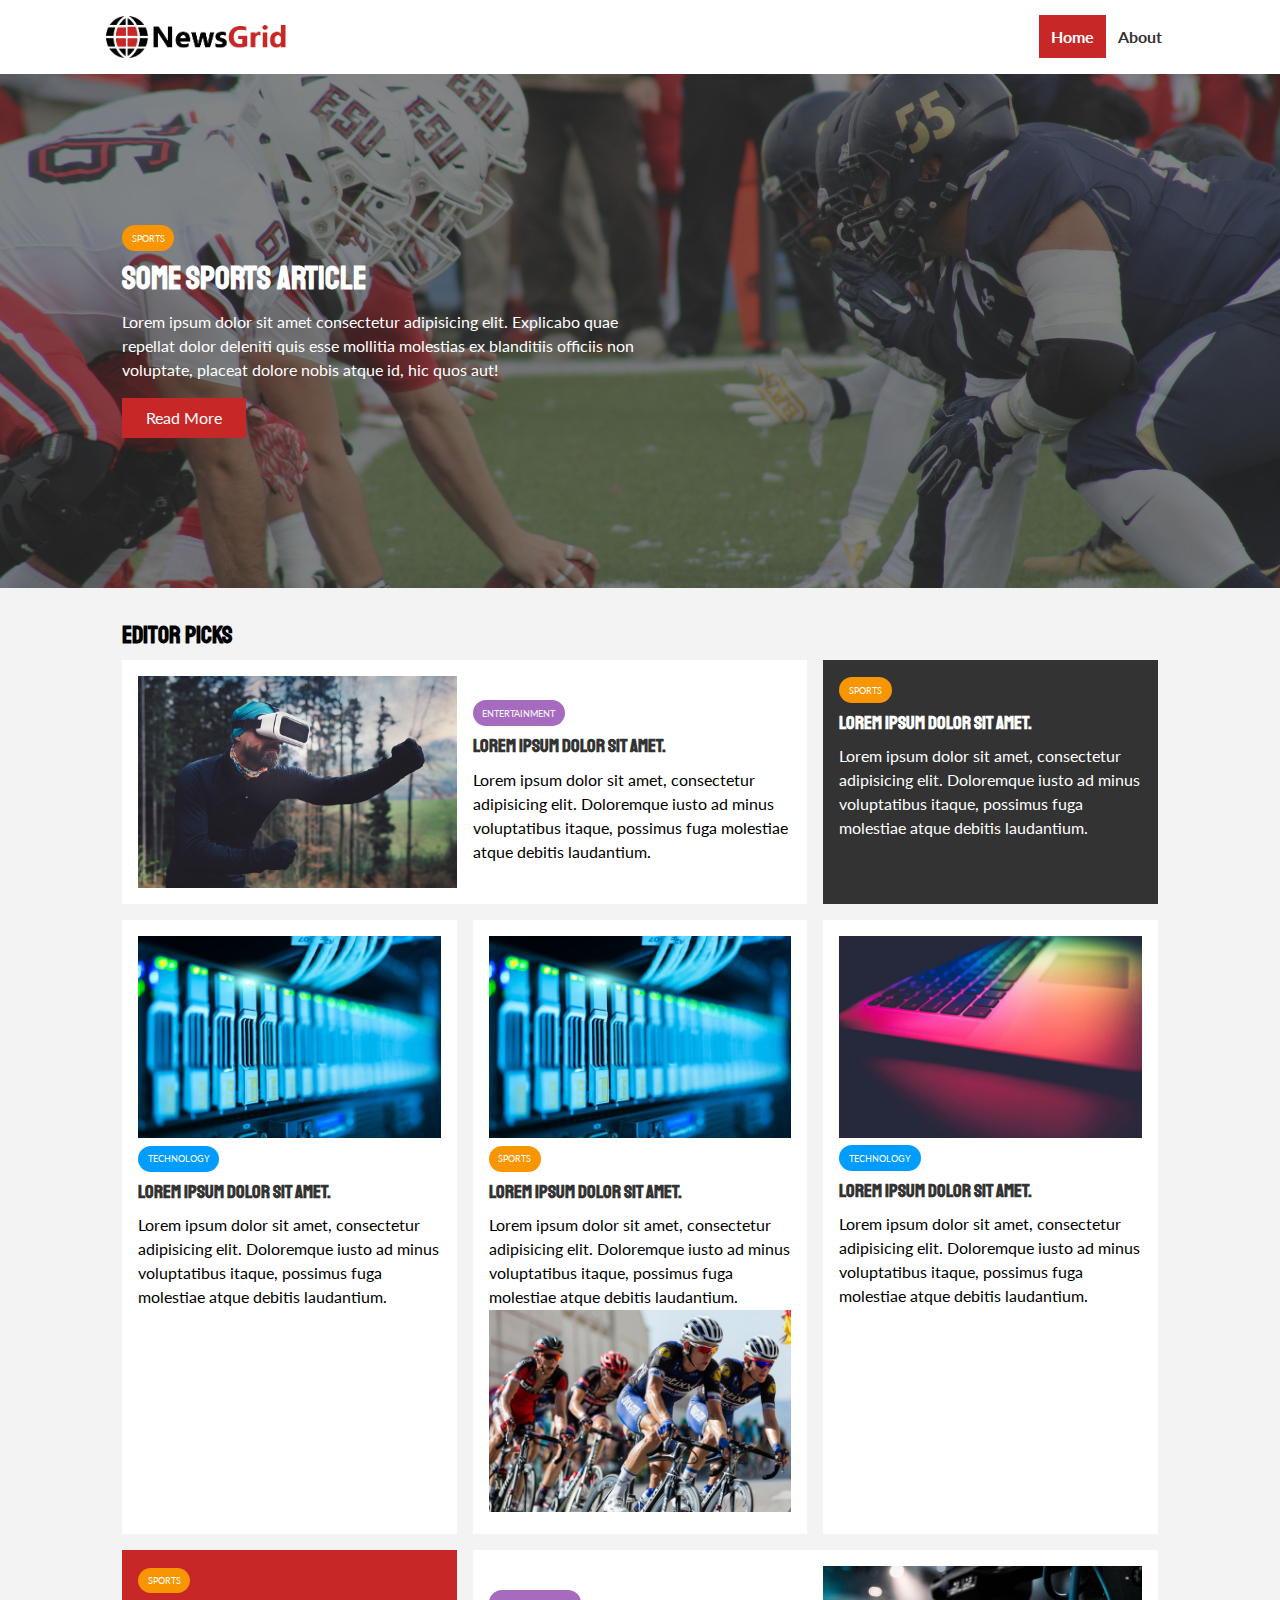
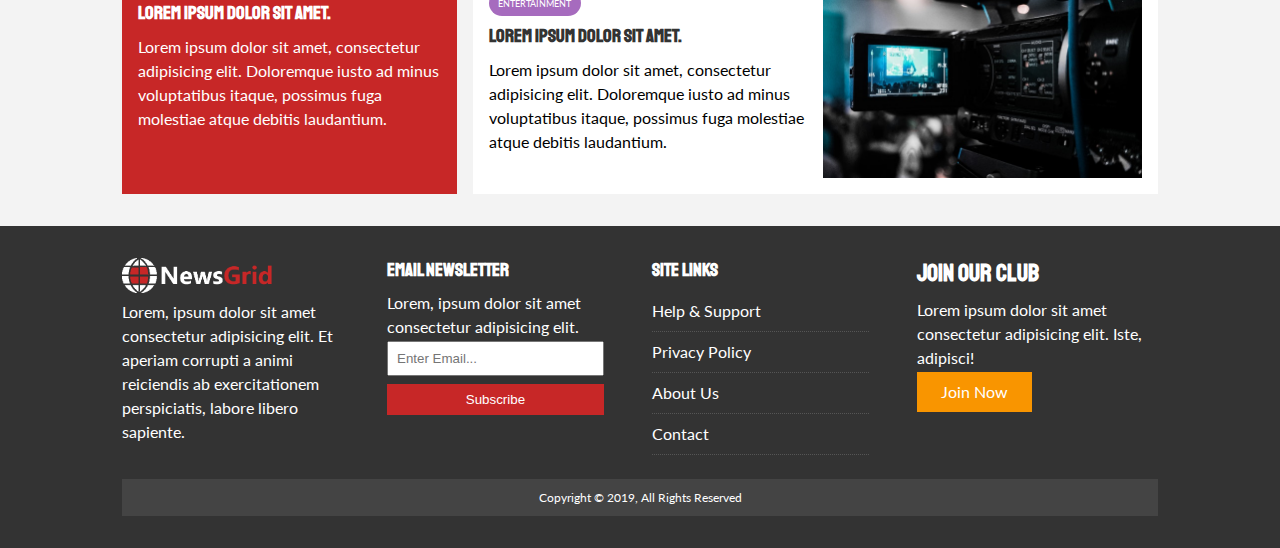
<file: index.html>
<!DOCTYPE html>
<html lang="en">
<head>
    <meta charset="UTF-8">
    <meta http-equiv="X-UA-Compatible" content="IE=edge">
    <meta name="viewport" content="width=device-width, initial-scale=1.0">
    <link rel="stylesheet" href="https://cdnjs.cloudflare.com/ajax/libs/font-awesome/6.3.0/css/all.min.css" integrity="sha512-SzlrxWUlpfuzQ+pcUCosxcglQRNAq/DZjVsC0lE40xsADsfeQoEypE+enwcOiGjk/bSuGGKHEyjSoQ1zVisanQ==" crossorigin="anonymous" referrerpolicy="no-referrer" />
    <link rel="preconnect" href="https://fonts.googleapis.com">
    <link rel="preconnect" href="https://fonts.gstatic.com" crossorigin>
    <link href="https://fonts.googleapis.com/css2?family=Lato:ital,wght@0,100;0,300;0,400;0,700;0,900;1,100;1,300;1,400;1,700;1,900&family=Staatliches&display=swap" rel="stylesheet">
    <link rel="stylesheet" href="css/style.css">
    <link rel="stylesheet" media="screen and (max-width: 768px)" href="css/mobile.css">
    <link rel="shortcut icon" type="image/x-icon" href="favicon.ico">
    <title>NewsGrid | Latest News</title>
</head>
<body>
    <nav id="main-nav">
        <div class="container">
            <img src="img/logo.png" alt="NewsGrid" class="logo">
            <div class="social">
                <a href="http://facebook.com" target="_blank"><i class="fab fa-facebook fa-2x"></i></a>
                <a href="http://twitter.com" target="_blank"><i class="fab fa-twitter fa-2x"></i></a>
                <a href="http://instagram.com" target="_blank"><i class="fab fa-instagram fa-2x"></i></a>
                <a href="http://youtube.com" target="_blank"><i class="fab fa-youtube fa-2x"></i></a>
            </div>
            <ul>
                <li><a class="current" href="index.html">Home</a></li>
                <li><a href="about.html">About</a></li>
            </ul>
        </div>
    </nav>

    <!-- Showcase -->
    <header id="showcase">
        <div class="container">
            <div class="showcase-container">
                <div class="showcase-content">
                    <div class="category category-sports">Sports</div>
                        <h1>Some Sports Article</h1>
                        <p>Lorem ipsum dolor sit amet consectetur adipisicing elit. Explicabo quae repellat dolor deleniti quis esse mollitia molestias ex blanditiis officiis non voluptate, placeat dolore nobis atque id, hic quos aut!</p>
                        <a href="article.html" class="btn btn-primary">Read More</a>
                </div>
            </div>
        </div>
    </header>

    <!-- Home Articles -->
    <section id="home-articles" class="py-2">
        <div class="container">
            <h2>Editor Picks</h2>
            <div class="articles-container">
                <article class="card">
                    <img src="img/articles/ent1.jpg" alt="">
                    <div>
                        <div class="category category-ent">Entertainment</div>
                        <h3>
                            <a href="article.html">Lorem ipsum dolor sit amet.</a>
                        </h3>
                        <p>Lorem ipsum dolor sit amet, consectetur adipisicing elit. Doloremque iusto ad minus voluptatibus itaque, possimus fuga molestiae atque debitis laudantium.</p>
                    </div>
                </article>
                <article class="card  bg-dark">
                    <div class="category category-sports">Sports</div>
                    <h3>
                        <a href="article.html">Lorem ipsum dolor sit amet.</a>
                    </h3>
                    <p>Lorem ipsum dolor sit amet, consectetur adipisicing elit. Doloremque iusto ad minus voluptatibus itaque, possimus fuga molestiae atque debitis laudantium.</p>
                </article>
                <article class="card">
                    <img src="img/articles/tech1.jpg" alt="">
                    <div class="category category-tech">Technology</div>
                    <h3>
                        <a href="article.html">Lorem ipsum dolor sit amet.</a>
                    </h3>
                    <p>Lorem ipsum dolor sit amet, consectetur adipisicing elit. Doloremque iusto ad minus voluptatibus itaque, possimus fuga molestiae atque debitis laudantium.</p>
                </article>
                <article class="card">
                    <img src="img/articles/tech1.jpg" alt="">
                    <div class="category category-sports">Sports</div>
                    <h3>
                        <a href="article.html">Lorem ipsum dolor sit amet.</a>
                    </h3>
                    <p>Lorem ipsum dolor sit amet, consectetur adipisicing elit. Doloremque iusto ad minus voluptatibus itaque, possimus fuga molestiae atque debitis laudantium.</p>
                    <img src="img/articles/sports1.jpg" alt="">
                </article>
                <article class="card">
                    <img src="img/articles/tech2.jpg" alt="">
                    <div class="category category-tech">Technology</div>
                    <h3>
                        <a href="article.html">Lorem ipsum dolor sit amet.</a>
                    </h3>
                    <p>Lorem ipsum dolor sit amet, consectetur adipisicing elit. Doloremque iusto ad minus voluptatibus itaque, possimus fuga molestiae atque debitis laudantium.</p>
                </article>
                <article class="card bg-primary">
                    <div class="category category-sports">Sports</div>
                    <h3>
                        <a href="article.html">Lorem ipsum dolor sit amet.</a>
                    </h3>
                    <p>Lorem ipsum dolor sit amet, consectetur adipisicing elit. Doloremque iusto ad minus voluptatibus itaque, possimus fuga molestiae atque debitis laudantium.</p>
                </article>
                <article class="card">
                    <div>
                        <div class="category category-ent">Entertainment</div>
                        <h3>
                            <a href="article.html">Lorem ipsum dolor sit amet.</a>
                        </h3>
                        <p>Lorem ipsum dolor sit amet, consectetur adipisicing elit. Doloremque iusto ad minus voluptatibus itaque, possimus fuga molestiae atque debitis laudantium.</p>
                    </div>
                    <img src="img/articles/ent2.jpg" alt="">
                </article>
            </div>
        </div>
    </section>

    <!-- Footer -->
    <footer id="main-footer" class="py-2">
        <div class="container footer-container">
            <div>
                <img src="img/logo_light.png" alt="NewsGrid">
                <p>Lorem, ipsum dolor sit amet consectetur adipisicing elit. Et aperiam corrupti a animi reiciendis ab exercitationem perspiciatis, labore libero sapiente.</p>
            </div>
            <div>
                <h3>Email Newsletter</h3>
                <p>Lorem, ipsum dolor sit amet consectetur adipisicing elit.</p>
                <form>
                    <input type="email" placeholder="Enter Email...">
                    <input type="submit" value="Subscribe" class="btn btn-primary">
                </form>
            </div>
            <div>
                <h3>Site Links</h3>
                <ul class="list">
                    <li><a href="#">Help & Support</a></li>
                    <li><a href="#">Privacy Policy</a></li>
                    <li><a href="#">About Us</a></li>
                    <li><a href="#">Contact</a></li>
                </ul>
            </div>
            <div>
                <h2>Join Our Club</h2>
                <p>Lorem ipsum dolor sit amet consectetur adipisicing elit. Iste, adipisci!</p>
                <a href="#" class="btn btn-secondary">Join Now</a>
            </div>
            <div>
                <p>
                    Copyright &copy; 2019, All Rights Reserved
                </p>
            </div>
        </div>
    </footer>

</body>
</html>
</file>
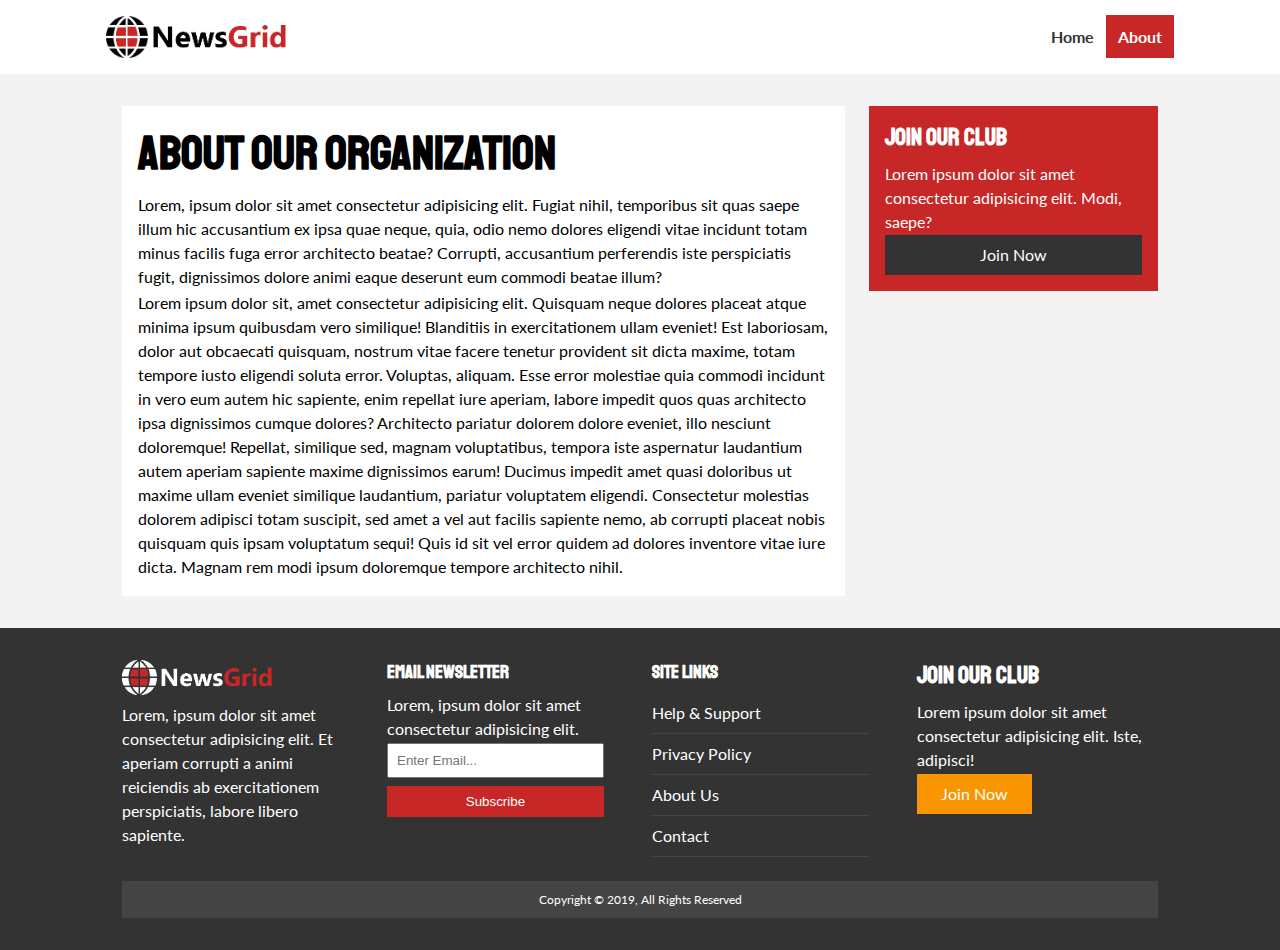
<file: about.html>
<!DOCTYPE html>
<html lang="en">
<head>
    <meta charset="UTF-8">
    <meta http-equiv="X-UA-Compatible" content="IE=edge">
    <meta name="viewport" content="width=device-width, initial-scale=1.0">
    <link rel="stylesheet" href="https://cdnjs.cloudflare.com/ajax/libs/font-awesome/6.3.0/css/all.min.css" integrity="sha512-SzlrxWUlpfuzQ+pcUCosxcglQRNAq/DZjVsC0lE40xsADsfeQoEypE+enwcOiGjk/bSuGGKHEyjSoQ1zVisanQ==" crossorigin="anonymous" referrerpolicy="no-referrer" />
    <link rel="preconnect" href="https://fonts.googleapis.com">
    <link rel="preconnect" href="https://fonts.gstatic.com" crossorigin>
    <link href="https://fonts.googleapis.com/css2?family=Lato:ital,wght@0,100;0,300;0,400;0,700;0,900;1,100;1,300;1,400;1,700;1,900&family=Staatliches&display=swap" rel="stylesheet">
    <link rel="stylesheet" href="css/style.css">
    <link rel="stylesheet" media="screen and (max-width: 768px)" href="css/mobile.css">
    <link rel="shortcut icon" type="image/x-icon" href="favicon.ico">
    <title>NewsGrid | About</title>
</head>
<body>
    <nav id="main-nav">
        <div class="container">
            <img src="img/logo.png" alt="NewsGrid" class="logo">
            <div class="social">
                <a href="http://facebook.com" target="_blank"><i class="fab fa-facebook fa-2x"></i></a>
                <a href="http://twitter.com" target="_blank"><i class="fab fa-twitter fa-2x"></i></a>
                <a href="http://instagram.com" target="_blank"><i class="fab fa-instagram fa-2x"></i></a>
                <a href="http://youtube.com" target="_blank"><i class="fab fa-youtube fa-2x"></i></a>
            </div>
            <ul>
                <li><a href="index.html">Home</a></li>
                <li><a class="current" href="about.html">About</a></li>
            </ul>
        </div>
    </nav>

    <section id="about">
        <div class="container">
            <div class="page-container">
                <article class="card">
                    <h1 class="l-heading">About Our Organization</h1>
                    <p>Lorem, ipsum dolor sit amet consectetur adipisicing elit. Fugiat nihil, temporibus sit quas saepe illum hic accusantium ex ipsa quae neque, quia, odio nemo dolores eligendi vitae incidunt totam minus facilis fuga error architecto beatae? Corrupti, accusantium perferendis iste perspiciatis fugit, dignissimos dolore animi eaque deserunt eum commodi beatae illum?</p>
                    <p>Lorem ipsum dolor sit, amet consectetur adipisicing elit. Quisquam neque dolores placeat atque minima ipsum quibusdam vero similique! Blanditiis in exercitationem ullam eveniet! Est laboriosam, dolor aut obcaecati quisquam, nostrum vitae facere tenetur provident sit dicta maxime, totam tempore iusto eligendi soluta error. Voluptas, aliquam. Esse error molestiae quia commodi incidunt in vero eum autem hic sapiente, enim repellat iure aperiam, labore impedit quos quas architecto ipsa dignissimos cumque dolores? Architecto pariatur dolorem dolore eveniet, illo nesciunt doloremque! Repellat, similique sed, magnam voluptatibus, tempora iste aspernatur laudantium autem aperiam sapiente maxime dignissimos earum! Ducimus impedit amet quasi doloribus ut maxime ullam eveniet similique laudantium, pariatur voluptatem eligendi. Consectetur molestias dolorem adipisci totam suscipit, sed amet a vel aut facilis sapiente nemo, ab corrupti placeat nobis quisquam quis ipsam voluptatum sequi! Quis id sit vel error quidem ad dolores inventore vitae iure dicta. Magnam rem modi ipsum doloremque tempore architecto nihil.</p>
                </article>
                <aside class="card bg-primary">
                    <h2>Join Our Club</h2>
                    <p>Lorem ipsum dolor sit amet consectetur adipisicing elit. Modi, saepe?</p>
                    <a href="#" class="btn btn-dark btn-block">Join Now</a>
                </aside>
            </div>
        </div>
    </section>

    <!-- Footer -->
    <footer id="main-footer" class="py-2">
        <div class="container footer-container">
            <div>
                <img src="img/logo_light.png" alt="NewsGrid">
                <p>Lorem, ipsum dolor sit amet consectetur adipisicing elit. Et aperiam corrupti a animi reiciendis ab exercitationem perspiciatis, labore libero sapiente.</p>
            </div>
            <div>
                <h3>Email Newsletter</h3>
                <p>Lorem, ipsum dolor sit amet consectetur adipisicing elit.</p>
                <form>
                    <input type="email" placeholder="Enter Email...">
                    <input type="submit" value="Subscribe" class="btn btn-primary">
                </form>
            </div>
            <div>
                <h3>Site Links</h3>
                <ul class="list">
                    <li><a href="#">Help & Support</a></li>
                    <li><a href="#">Privacy Policy</a></li>
                    <li><a href="#">About Us</a></li>
                    <li><a href="#">Contact</a></li>
                </ul>
            </div>
            <div>
                <h2>Join Our Club</h2>
                <p>Lorem ipsum dolor sit amet consectetur adipisicing elit. Iste, adipisci!</p>
                <a href="#" class="btn btn-secondary">Join Now</a>
            </div>
            <div>
                <p>
                    Copyright &copy; 2019, All Rights Reserved
                </p>
            </div>
        </div>
    </footer>

</body>
</html>
</file>
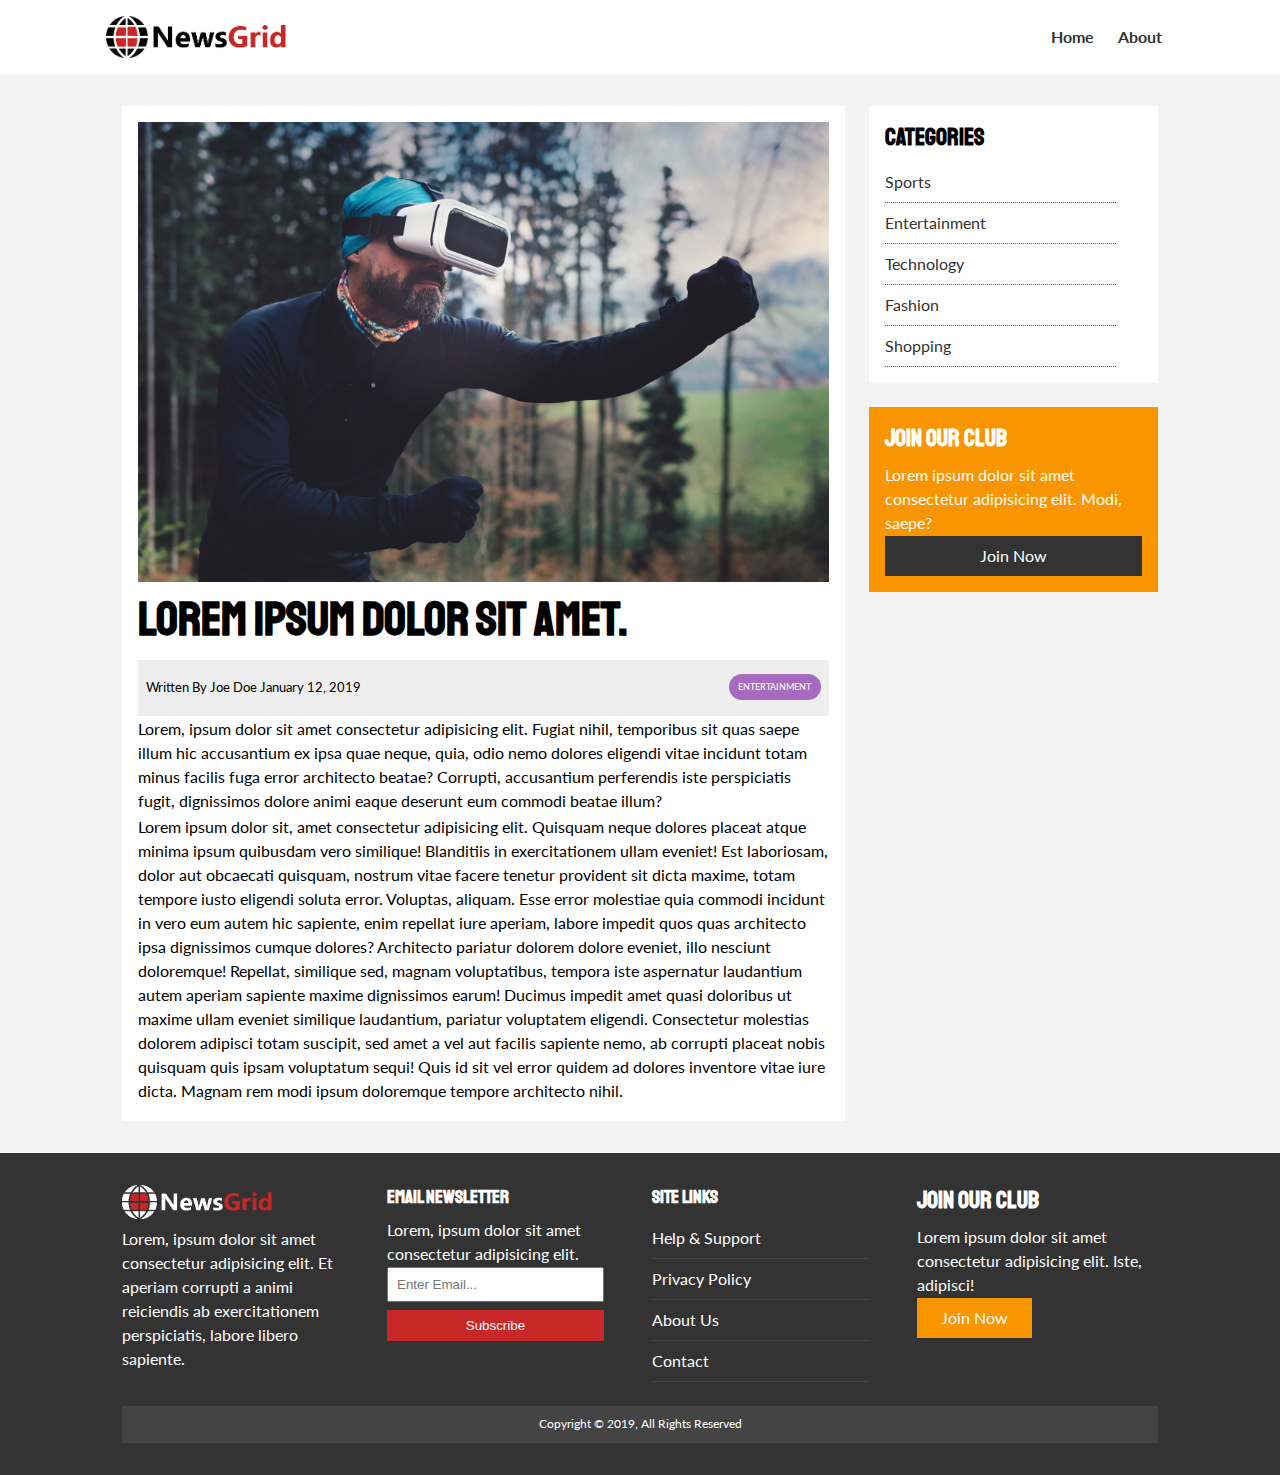
<file: article.html>
<!DOCTYPE html>
<html lang="en">
<head>
    <meta charset="UTF-8">
    <meta http-equiv="X-UA-Compatible" content="IE=edge">
    <meta name="viewport" content="width=device-width, initial-scale=1.0">
    <link rel="stylesheet" href="https://cdnjs.cloudflare.com/ajax/libs/font-awesome/6.3.0/css/all.min.css" integrity="sha512-SzlrxWUlpfuzQ+pcUCosxcglQRNAq/DZjVsC0lE40xsADsfeQoEypE+enwcOiGjk/bSuGGKHEyjSoQ1zVisanQ==" crossorigin="anonymous" referrerpolicy="no-referrer" />
    <link rel="preconnect" href="https://fonts.googleapis.com">
    <link rel="preconnect" href="https://fonts.gstatic.com" crossorigin>
    <link href="https://fonts.googleapis.com/css2?family=Lato:ital,wght@0,100;0,300;0,400;0,700;0,900;1,100;1,300;1,400;1,700;1,900&family=Staatliches&display=swap" rel="stylesheet">
    <link rel="stylesheet" href="css/style.css">
    <link rel="stylesheet" media="screen and (max-width: 768px)" href="css/mobile.css">
    <link rel="shortcut icon" type="image/x-icon" href="favicon.ico">
    <title>NewsGrid | Latest News</title>
</head>
<body>
    <nav id="main-nav">
        <div class="container">
            <img src="img/logo.png" alt="NewsGrid" class="logo">
            <div class="social">
                <a href="http://facebook.com" target="_blank"><i class="fab fa-facebook fa-2x"></i></a>
                <a href="http://twitter.com" target="_blank"><i class="fab fa-twitter fa-2x"></i></a>
                <a href="http://instagram.com" target="_blank"><i class="fab fa-instagram fa-2x"></i></a>
                <a href="http://youtube.com" target="_blank"><i class="fab fa-youtube fa-2x"></i></a>
            </div>
            <ul>
                <li><a href="index.html">Home</a></li>
                <li><a href="about.html">About</a></li>
            </ul>
        </div>
    </nav>

    <section id="article">
        <div class="container">
            <div class="page-container">
                <article class="card">
                    <img src="img/articles/ent1.jpg" alt="">
                    <h1 class="l-heading">Lorem ipsum dolor sit amet.</h1>
                    <div class="meta">
                        <small>
                            <i class="fas fa-user"></i> Written By Joe Doe January 12, 2019
                        </small>
                        <div class="category category-ent">Entertainment</div>
                    </div>
                    <p>Lorem, ipsum dolor sit amet consectetur adipisicing elit. Fugiat nihil, temporibus sit quas saepe illum hic accusantium ex ipsa quae neque, quia, odio nemo dolores eligendi vitae incidunt totam minus facilis fuga error architecto beatae? Corrupti, accusantium perferendis iste perspiciatis fugit, dignissimos dolore animi eaque deserunt eum commodi beatae illum?</p>
                    <p>Lorem ipsum dolor sit, amet consectetur adipisicing elit. Quisquam neque dolores placeat atque minima ipsum quibusdam vero similique! Blanditiis in exercitationem ullam eveniet! Est laboriosam, dolor aut obcaecati quisquam, nostrum vitae facere tenetur provident sit dicta maxime, totam tempore iusto eligendi soluta error. Voluptas, aliquam. Esse error molestiae quia commodi incidunt in vero eum autem hic sapiente, enim repellat iure aperiam, labore impedit quos quas architecto ipsa dignissimos cumque dolores? Architecto pariatur dolorem dolore eveniet, illo nesciunt doloremque! Repellat, similique sed, magnam voluptatibus, tempora iste aspernatur laudantium autem aperiam sapiente maxime dignissimos earum! Ducimus impedit amet quasi doloribus ut maxime ullam eveniet similique laudantium, pariatur voluptatem eligendi. Consectetur molestias dolorem adipisci totam suscipit, sed amet a vel aut facilis sapiente nemo, ab corrupti placeat nobis quisquam quis ipsam voluptatum sequi! Quis id sit vel error quidem ad dolores inventore vitae iure dicta. Magnam rem modi ipsum doloremque tempore architecto nihil.</p>
                </article>

                <aside id="categories" class="card">
                    <h2>Categories</h2>
                    <ul class="list">
                        <li><a href="#"><i class="fas fa-chevron-right"></i> Sports</a></li>
                        <li><a href="#"><i class="fas fa-chevron-right"></i> Entertainment</a></li>
                        <li><a href="#"><i class="fas fa-chevron-right"></i> Technology</a></li>
                        <li><a href="#"><i class="fas fa-chevron-right"></i> Fashion</a></li>
                        <li><a href="#"><i class="fas fa-chevron-right"></i> Shopping</a></li>
                    </ul>
                </aside>

                <aside class="card bg-secondary">
                    <h2>Join Our Club</h2>
                    <p>Lorem ipsum dolor sit amet consectetur adipisicing elit. Modi, saepe?</p>
                    <a href="#" class="btn btn-dark btn-block">Join Now</a>
                </aside>
            </div>
        </div>
    </section>

    <!-- Footer -->
    <footer id="main-footer" class="py-2">
        <div class="container footer-container">
            <div>
                <img src="img/logo_light.png" alt="NewsGrid">
                <p>Lorem, ipsum dolor sit amet consectetur adipisicing elit. Et aperiam corrupti a animi reiciendis ab exercitationem perspiciatis, labore libero sapiente.</p>
            </div>
            <div>
                <h3>Email Newsletter</h3>
                <p>Lorem, ipsum dolor sit amet consectetur adipisicing elit.</p>
                <form>
                    <input type="email" placeholder="Enter Email...">
                    <input type="submit" value="Subscribe" class="btn btn-primary">
                </form>
            </div>
            <div>
                <h3>Site Links</h3>
                <ul class="list">
                    <li><a href="#">Help & Support</a></li>
                    <li><a href="#">Privacy Policy</a></li>
                    <li><a href="#">About Us</a></li>
                    <li><a href="#">Contact</a></li>
                </ul>
            </div>
            <div>
                <h2>Join Our Club</h2>
                <p>Lorem ipsum dolor sit amet consectetur adipisicing elit. Iste, adipisci!</p>
                <a href="#" class="btn btn-secondary">Join Now</a>
            </div>
            <div>
                <p>
                    Copyright &copy; 2019, All Rights Reserved
                </p>
            </div>
        </div>
    </footer>

</body>
</html>
</file>
<file: css/style.css>
:root {
    --primary-color: #c72727;
    --secondary-color: #f99500;
    --light-color: #f3f3f3;
    --dark-color: #333;
    --max-width: 1100px;
}

.category {
    --sports-color: #f99500;
    --ent-color: #a66bbe;
    --tech-color: #009cff;
}

* {
    margin: 0;
    padding: 0;
    box-sizing: border-box;
}

body {
    font-family: 'Lato', sans-serif;
    line-height: 1.5;
    background: var(--light-color);
}

a {
    color: #333;
    text-decoration: none;
}

ul {
    list-style: none;
}

p {
    margin: .1rem 0;
}

img {
    width: 100%;
}

h1, h2, h3, h4, h5, h6 {
    font-family: 'Staatliches', cursive;
    margin-bottom: .55rem;
    line-height: 1.3;
}

/* Utility */
.container {
    max-width: var(--max-width);
    margin: auto;
    padding: 0 2rem;
    overflow: hidden;
}

.category {
    display: inline-block;
    color: #fff;
    font-size: 0.55rem;
    text-transform: uppercase;
    padding: 0.4rem 0.6rem;
    border-radius: 15px;
    margin-bottom: 0.5rem;
}

.category-sports {background: var(--sports-color)}
.category-ent {background: var(--ent-color)}
.category-tech {background: var(--tech-color)}

.btn {
    display: inline-block;
    border: none;
    background: var(--dark-color);
    color: #fff;
    padding: 0.5rem 1.5rem;
}

.btn-light {background: var(--light-color)}
.btn-primary {background: var(--primary-color)}
.btn-secondary {background: var(--secondary-color)}

.btn-block {
    display: block;
    width: 100%;
    text-align: center;
}

.btn:hover {
    opacity: 0.9;
}

.card {
    background: #fff;
    padding: 1rem;
}

.bg-dark {
    background: var(--dark-color);
    color: #fff;
}

.bg-primary {
    background: var(--primary-color);
    color: #fff;
}

.bg-secondary {
    background: var(--secondary-color);
    color: #fff;
}

.bg-dark h1,
.bg-dark h2,
.bg-dark h3,
.bg-dark a,
.bg-primary h1,
.bg-primary h2,
.bg-primary h3,
.bg-primary a,
.bg-secondary h1,
.bg-secondary h2,
.bg-secondary h3,
.bg-secondary a {
    color: #fff;
}

/* Padding Classes */
.py-1 { padding: 1.5rem 0 }
.py-2 { padding: 2rem 0 }
.py-3 { padding: 3rem 0 }
.p-1 { padding: 1.5rem }
.p-2 { padding: 2rem }
.p-3 { padding: 3rem }

.l-heading {
    font-size:3rem;
}

.list li {
    padding: .5rem 0;
    border-bottom: #555 dotted 1px;
    width: 90%;
}

.list li a:hover {
    color: var(--primary-color) !important;
}

/* Inner page grid conrainer */
.page-container {
    display: grid;
    grid-template-columns: 5fr 2fr;
    margin: 2rem 0;
    grid-gap: 1.5rem;
}

.page-container > *:first-child {
    grid-row: 1 / span 3;
}

/* Navigation */
#main-nav {
    background: #fff;
    position: sticky;
    top: 0;
    z-index: 2;
}

#main-nav .container {
    display: grid;
    grid-template-columns: 6fr 3fr 2fr;
    padding: 1rem;
    align-items: center;
}

#main-nav .logo {
    width: 180px;
}

#main-nav ul {
    justify-self: end;
    display: flex;
}

#main-nav ul li a {
    padding: 0.75rem;
    font-weight: bold;
}

#main-nav ul li a.current {
    background: var(--primary-color);
    color: #fff;
}

#main-nav ul li a:hover {
    background: var(--light-color);
    color: var(--dark-color);
}

#main-nav .social {
    justify-self: center;
}

#main-nav .social i {
    color: #777;
    margin-right: .5rem;
}

/* Showcase */
#showcase {
    color: #fff;
    background: #333;
    padding: 2rem;
    position: relative;
}

#showcase:before {
    content: '';
    background: url('../img/featured.jpg') no-repeat center center/cover;
    position: absolute;
    top: 0;
    left: 0;
    width: 100%;
    height: 100%;
    opacity: 0.4;
}

#showcase .showcase-container {
    display: grid;
    grid-template-columns: repeat(2, 1fr);
    justify-content: center;
    align-items: center;
    height: 50vh;
}

#showcase .showcase-content {
    z-index: 1;
}

#showcase .showcase-content p {
    margin-bottom: 1rem;
}

/* Home Articles */
#home-articles .articles-container {
    display: grid;
    grid-template-columns: repeat(3, 1fr);
    grid-gap: 1rem;
}

#home-articles .articles-container > *:first-child, 
#home-articles .articles-container > *:last-child {
    display: grid;
    grid-template-columns: repeat(2, 1fr);
    grid-gap: 1rem;
    align-items: center;
    grid-column: 1 / span 2;
}

#home-articles .articles-container > *:last-child {
    grid-column: 2 / span 2;
}

#article .meta {
    display: flex;
    justify-content: space-between;
    align-items: center;
    background: #eee;
    padding: 0.5rem;
}

#article .meta .category {
    margin-top: 0.4rem;
}

/* footer */
#main-footer {
    background: var(--dark-color);
    color: #fff;
}

#main-footer img {
    width: 150px;
}

#main-footer a {
    color: #fff;
}

#main-footer .footer-container {
    display: grid;
    grid-template-columns: repeat(4, 1fr);
    grid-gap: 1.5rem;
}

#main-footer .footer-container > *:last-child {
    background: #444;
    grid-column: 1 / span 4;
    padding: .5rem;
    text-align: center;
    font-size: 0.75rem;
}

#main-footer .footer-container input[type='email'] {
    width: 90%;
    padding: 0.5rem;
    margin-bottom: 0.5rem;
}

#main-footer .footer-container input[type='submit'] {
    width: 90%;
}
</file>
<file: css/mobile.css>
/* Navigation */
#main-nav .social {
    display: none;
}

#main-nav .container {
    grid-template-columns: 1fr;
    grid-gap: 1.2rem;
}

#main-nav ul, 
#main-nav .logo {
    justify-self: center;
}

#main-nav ul li a {
    padding: 0.50rem
}

#home-articles .articles-container {
    grid-template-columns: repeat(2, 1fr);
}

/* Two columns articles */
#home-articles .articles-container > *:first-child,
#home-articles .articles-container > *:last-child {
    grid-template-columns: 1fr;
    grid-column: 1;
}

@media(max-width: 600px) {
    /* Stack Grid Items */
    #showcase .showcase-container,
    #home-articles .articles-container,
    #main-footer .footer-container {
        grid-template-columns: 1fr;
    }

    #main-footer .footer-container > *:last-child {
        grid-column: 1;
    }

    #main-footer .footer-container > *:first-child, 
    #main-footer .footer-container > *:nth-child(2) {
        border-bottom: #444 dotted 1px;
        padding-bottom: 1rem;
    }

    .page-container {
        grid-template-columns: 1fr;
        text-align: center;
    }

    .page-container > *:first-child {
        grid-row: 1;
    }

    .l-heading {
        font-size: 2rem;
    }
}
</file>
